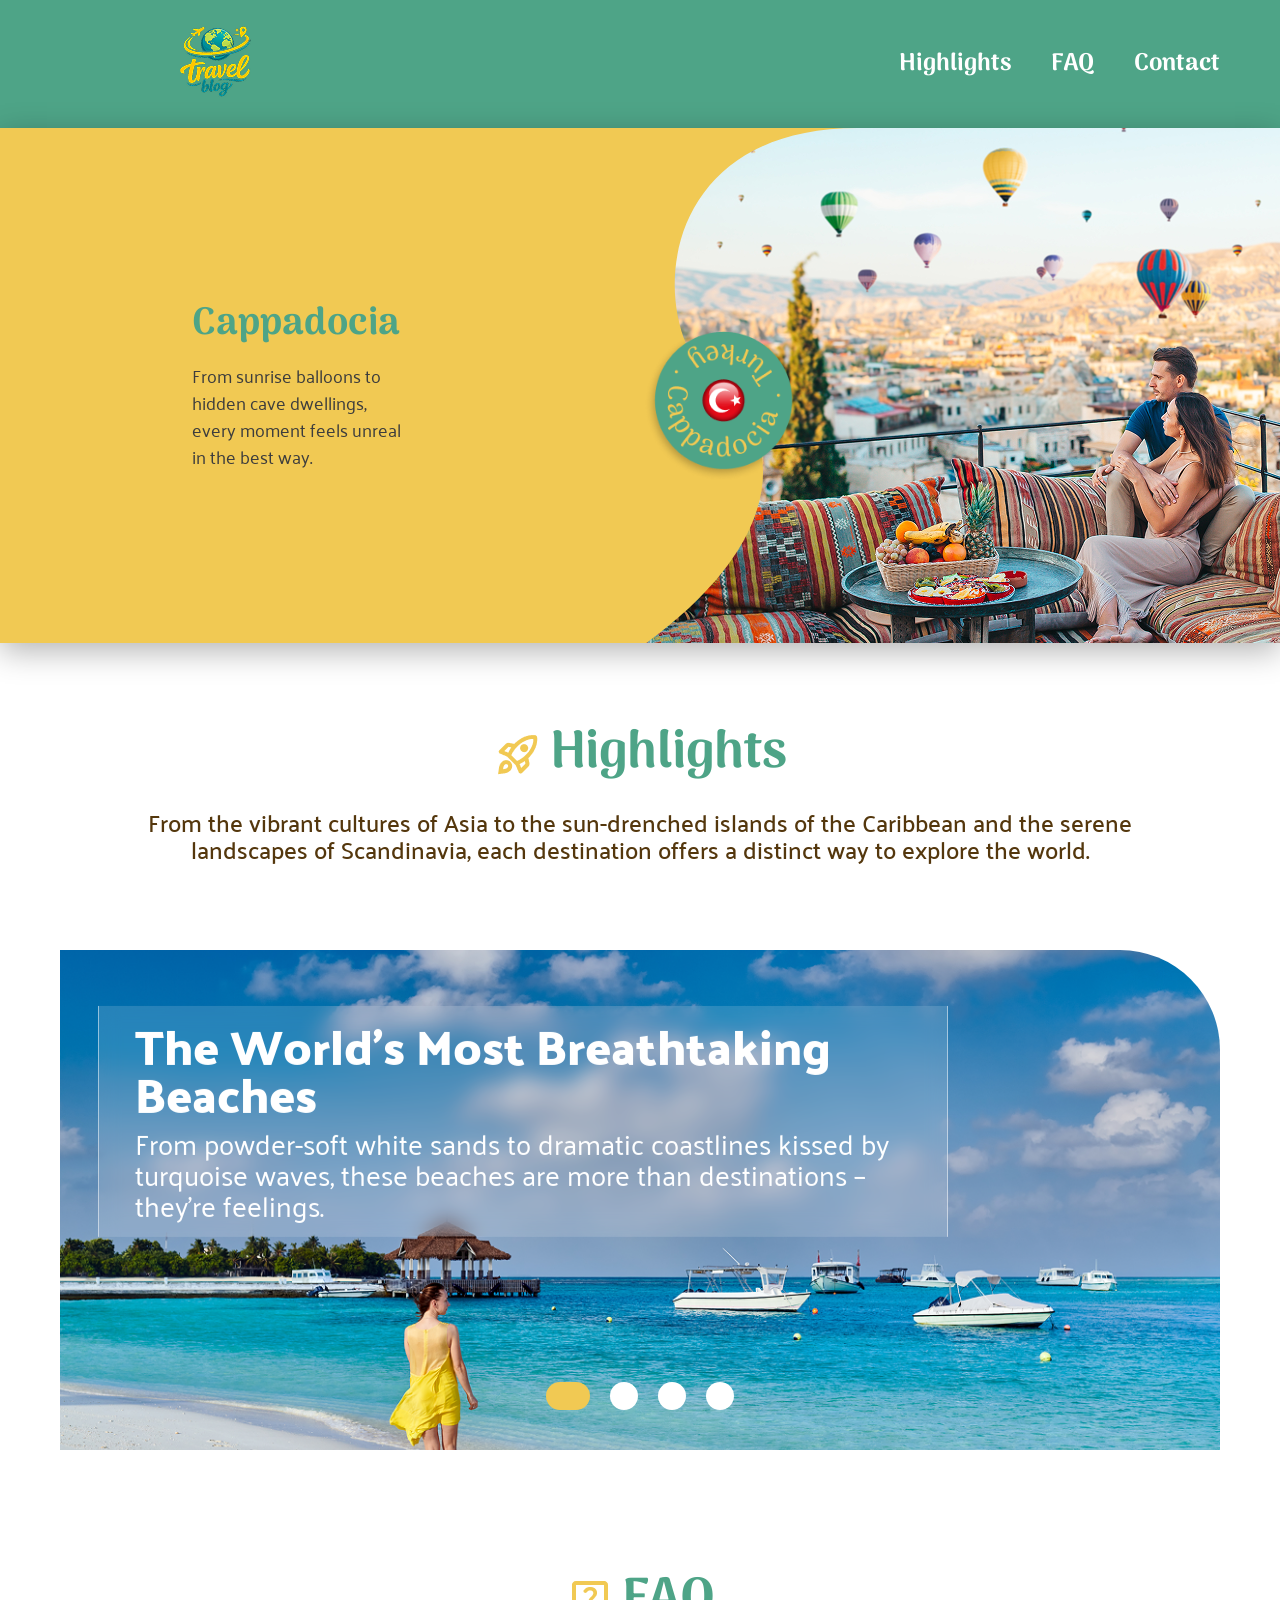
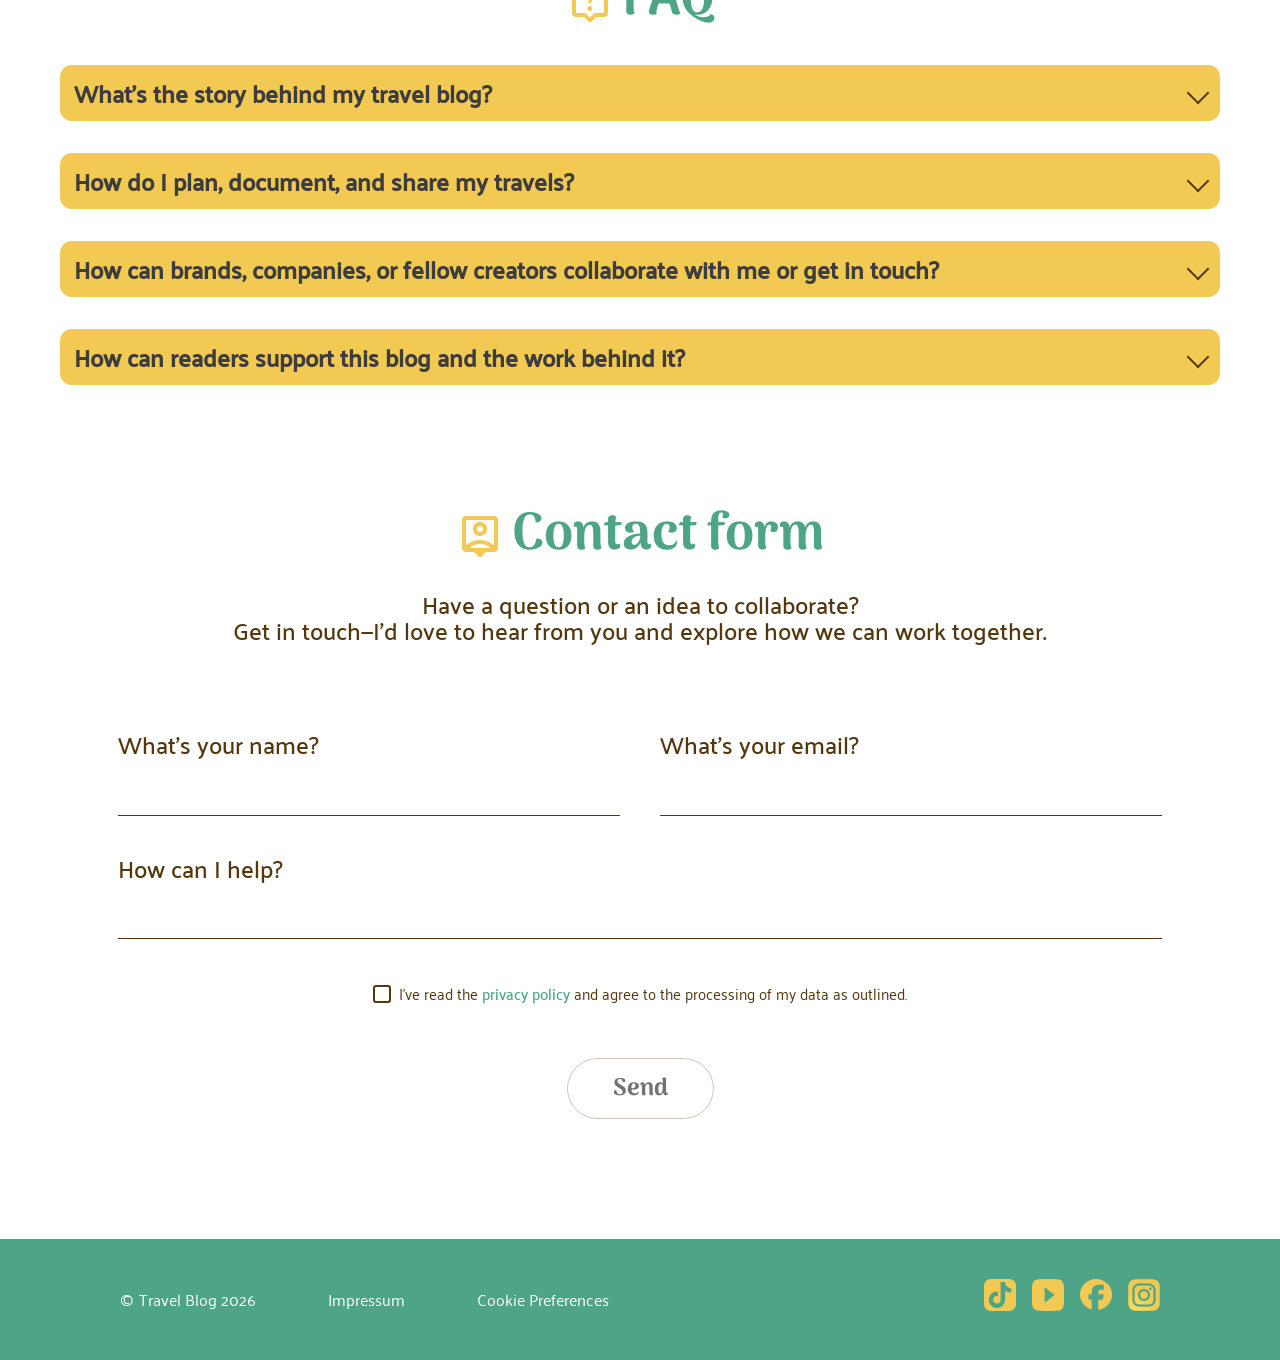
<file: index.html>
<!DOCTYPE html>
<html lang="en">

<head>
    <meta charset="UTF-8">
    <meta name="viewport" content="width=device-width, initial-scale=1.0">
    <title>Travel-Blog</title>
    <link rel="stylesheet" href="css/font.css">
    <link rel="stylesheet" href="css/style.css">
    <link rel="stylesheet" href="css/responsive.css">
    <link rel="icon" type="image/x-icon" href="./assets/icons/URL_icon.png">
</head>

<body>

    <header class="main-header">
        <div class="new-header">
            <a href="index.html">
                <img src="./assets/icons/TravelBlog_icon.png" alt="main logo">
            </a>
            <div class="nav-bar">
                <a href="#highlights">Highlights</a>
                <a href="#faq">FAQ</a>
                <a href="#contact">Contact</a>
            </div>
        </div>
    </header>

    <section class="header-section">
        <div class="text-container">
            <h2>Cappadocia</h2>
            <p>From sunrise balloons to<br>hidden cave dwellings,<br>every moment feels unreal<br>in the best way.</p>
        </div>
        <div class="image-container"></div>
        <div class="badge-container">
            <img src="./assets/icons/badge.png" alt="Badge" class="rotating-badge">
        </div>
        <svg class="svg-defs">
            <clipPath id="sCurve" clipPathUnits="objectBoundingBox">
                <path d="M 0.4,0 C 0.1,0 0.1,0.4 0.2,0.5 C 0.3,0.6 0.3,0.8 0.1,1 L 1,1 L 1,0 Z" />
            </clipPath>
        </svg>
    </section>

    <main class="content-wrapper">
        <section class="main_section" id="highlights">
            <div class="main_section_title">
                <img src="./assets/icons/highlights_icon.png" alt="Raumschiff icon">
                <h2>Highlights</h2>
            </div>
            <p>From the vibrant cultures of Asia to the sun-drenched islands of the Caribbean and the serene<br>
                landscapes of Scandinavia, each destination offers a distinct way to explore the world.</p>

            <section class="slider_highlights">
                <input type="radio" name="slider" value="one" checked>
                <input type="radio" name="slider" value="two">
                <input type="radio" name="slider" value="three">
                <input type="radio" name="slider" value="four">

                <div class="slider_highlights_wrapper">
                    <div class="slider_highlights_element element_one">
                        <img src="./assets/img/woman-in-dress.png" alt="A woman in a yellow dress">
                        <a href="index_page1.html" target="_blank">
                            <div class="slide_overlay">
                                <h2>The World’s Most Breathtaking <br> Beaches</h2>
                                <p>From powder-soft white sands to dramatic coastlines kissed by turquoise waves, these
                                    beaches are more than destinations – they're feelings.</p>
                            </div>
                        </a>
                    </div>
                    <div class="slider_highlights_element element_two">
                        <img src="./assets/img/Copenhagen.png" alt="Copenhagen">
                        <a href="index_page2.html" target="_blank">
                            <div class="slide_overlay">
                                <h2>Copenhagen in 3 Days: Big Experiences, Smart Spending</h2>
                                <p>Discover Copenhagen, where historic charm meets modern design, vibrant cycling
                                    culture
                                    and waterfront living.</p>
                            </div>
                        </a>
                    </div>
                    <div class="slider_highlights_element element_three">
                        <img src="./assets/img/Pattaya.png" alt="Pattaya">
                        <a href="index_page3.html" target="_blank">
                            <div class="slide_overlay">
                                <h2>Pattaya Pulse: <br> Food, Sun and Neon Nights</h2>
                                <p>From bustling promenades to nearby islands, the city offers an energetic and diverse
                                    escape. Discover Pattaya City, with vibrant nightlife and rich cultural landmarks.
                                </p>
                            </div>
                        </a>
                    </div>
                    <div class="slider_highlights_element element_four">
                        <img src="./assets/img/mountain-fuji.png" alt="Mountain Fuji">
                        <div class="slide_overlay">
                            <h2>Mountain Fuji</h2>
                            <p>The most iconic mountain and an active volcano located about 100 kilometers southwest of
                                Tokyo. Written with the characters for “wealth” and “samurai,” Fuji’s name evokes a
                                sense of strength, honor, and enduring prestige.</p>
                        </div>
                    </div>
                </div>
            </section>
        </section>

        <section class="main_section" id="faq">
            <div class="main_section_title">
                <img src="./assets/icons/FAQ_icon.png" alt="FAQ icon">
                <h2>FAQ</h2>
            </div>
            <div class="faq_container">
                <details class="faq_item">
                    <summary class="faq_question">
                        What’s the story behind my travel blog?
                        <span class="faq_arrow"></span>
                    </summary>
                    <div class="faq_answer">
                        <p>It all started on a rainy afternoon in a dusty Parisian bookstore, where I stumbled upon a
                            handwritten journal detailing a stranger's forgotten adventures. Inspired by their fearless
                            spirit, I impulsively bought a one-way ticket to Bangkok the very next morning, trading my
                            predictable corporate routine for a backpack. I initially launched this blog just to keep my
                            family from worrying, documenting my chaotic train rides, cultural mishaps, and newfound
                            love for street food. However, what began as a simple digital diary quickly blossomed into a
                            vibrant community of fellow wanderers, eager to explore the world's hidden corners right
                            alongside me.</p>
                    </div>
                </details>
                <details class="faq_item">
                    <summary class="faq_question">
                        How do I plan, document, and share my travels?
                        <span class="faq_arrow"></span>
                    </summary>
                    <div class="faq_answer">
                        <p>The biggest mistake new travelers make is over-scheduling. A rigid itinerary leaves no room
                            for the magic of spontaneity.<br>
                            * Book the Anchors: Secure your flights, your first two nights of accommodation, and any
                            "must-do" experiences that sell out months in advance (like hiking the Inca Trail). Leave
                            the rest open.<br>
                            * The Rule of Halves: Plan half of your day and leave the other half completely blank. This
                            allows you to wander down an interesting alleyway or accept a dinner invitation from a local
                            without ruining your schedule.</p>
                    </div>
                </details>
                <details class="faq_item">
                    <summary class="faq_question">
                        How can brands, companies, or fellow creators collaborate with me or get in touch?
                        <span class="faq_arrow"></span>
                    </summary>
                    <div class="faq_answer">
                        <p>I am always on the lookout for innovative brands, tourism boards, and fellow creators who
                            share my passion for authentic, immersive travel. Whether you are launching a new travel
                            app, promoting a hidden-gem destination, or simply want to swap stories on a podcast, I
                            would love to explore how we can team up. My blog goes beyond surface-level itineraries. I
                            focus on storytelling, cultural connections, and the raw reality of life on the road. If
                            your brand aligns with helping travelers explore the world more deeply, sustainably, or
                            adventurously, you are in the right place.</p>
                    </div>
                </details>
                <details class="faq_item">
                    <summary class="faq_question">
                        How can readers support this blog and the work behind it?
                        <span class="faq_arrow"></span>
                    </summary>
                    <div class="faq_answer">
                        <p>Running this blog is a true labor of love. Between the web hosting fees, the camera gear, and
                            the countless hours spent writing, editing, and hunting down the best local tips, a lot
                            happens behind the scenes to bring these travel stories to your screen. My goal is to keep
                            these guides free, accessible, and overflowing with honest advice. If you have found value,
                            inspiration, or a helpful tip in my posts, here are a few ways you can support my work and
                            help keep this blog alive.</p>
                    </div>
                </details>
            </div>
        </section>

        <section class="main_section" id="contact">
            <div class="main_section_title">
                <img src="./assets/icons/Contact_icon.png" alt="Contact icon">
                <h2>Contact form</h2>
            </div>
            <div class="contact_intro">
                <p>Have a question or an idea to collaborate?<br>Get in touch—I'd love to hear from you and explore how
                    we can work together.</p>
            </div>
            <form action="contact.html" target="_blank" class="contact_form"
                onsubmit="setTimeout(function() { document.querySelector('.contact_form').reset(); }, 100);">
                <div class="form_row">
                    <div class="input_container">
                        <label for="name">What's your name?</label>
                        <input type="text" id="name" name="name" required>
                    </div>
                    <div class="input_container">
                        <label for="email">What's your email?</label>
                        <input type="email" id="email" name="email" required>
                    </div>
                </div>
                <div class="form_row">
                    <div class="input_container">
                        <label for="help">How can I help?</label>
                        <input type="text" id="help" name="help" required>
                    </div>
                </div>
                <div class="checkbox_section">
                    <label class="custom_checkbox">
                        <input type="checkbox" required oninvalid="this.setCustomValidity('Please accept the policy')"
                            onchange="this.setCustomValidity('')">
                        <span class="checkmark"></span>
                        <span class="checkbox_text">
                            I've read the <a href="#" class="privacy_link">privacy policy</a> and agree to the
                            processing of my data as outlined.
                        </span>
                    </label>
                </div>
                <div class="submit_section">
                    <button type="submit" class="send_button">Send</button>
                </div>
            </form>
        </section>
    </main>

    <footer class="main-footer">
        <div class="new-header">
            <div class="footer-menu">
                <span class="copyright">&copy; <span class="footersome"><a href="index.html">
                            Travel Blog 2026</a></span></span>
                <div class="footersome">
                    <a href="impressum.html" target="_blank">Impressum</a>
                </div>
                <div class="footersome">
                    <a href="">Cookie Preferences</a>
                </div>
            </div>
            <div class="footer-socialMedia">
                <a href="https://www.tiktok.com/de-DE/" target="_blank">
                    <img src="./assets/icons/tiktok_logo.png" alt="TikTok-Logo">
                </a>
                <a href="https://www.youtube.com/" target="_blank">
                    <img src="./assets/icons/youtube_logo.png" alt="Youtube-Logo">
                </a>
                <a href="https://www.facebook.com/" target="_blank">
                    <img src="./assets/icons/facebook_logo.png" alt="Facebook-Logo">
                </a>
                <a href="https://www.instagram.com/" target="_blank">
                    <img src="./assets/icons/Instagram_logo.png" alt="Instagram-Logo">
                </a>
            </div>
        </div>
    </footer>

    <!-- Mobile Bottom Navigation -->
    <nav class="mobile-bottom-nav">
        <a href="index.html">
            <img src="./assets/icons/home_icon_responsive.png" alt="Home">
        </a>
        <a href="index.html#highlights">
            <img src="./assets/icons/rocket_launch_responsive.png" alt="Highlights">
        </a>
        <a href="index.html#faq">
            <img src="./assets/icons/live_help_responsive.png" alt="FAQ">
        </a>
        <a href="index.html#contact">
            <img src="./assets/icons/person_pin_responsive.png" alt="Contact">
        </a>
    </nav>

</body>

</html>
</file>
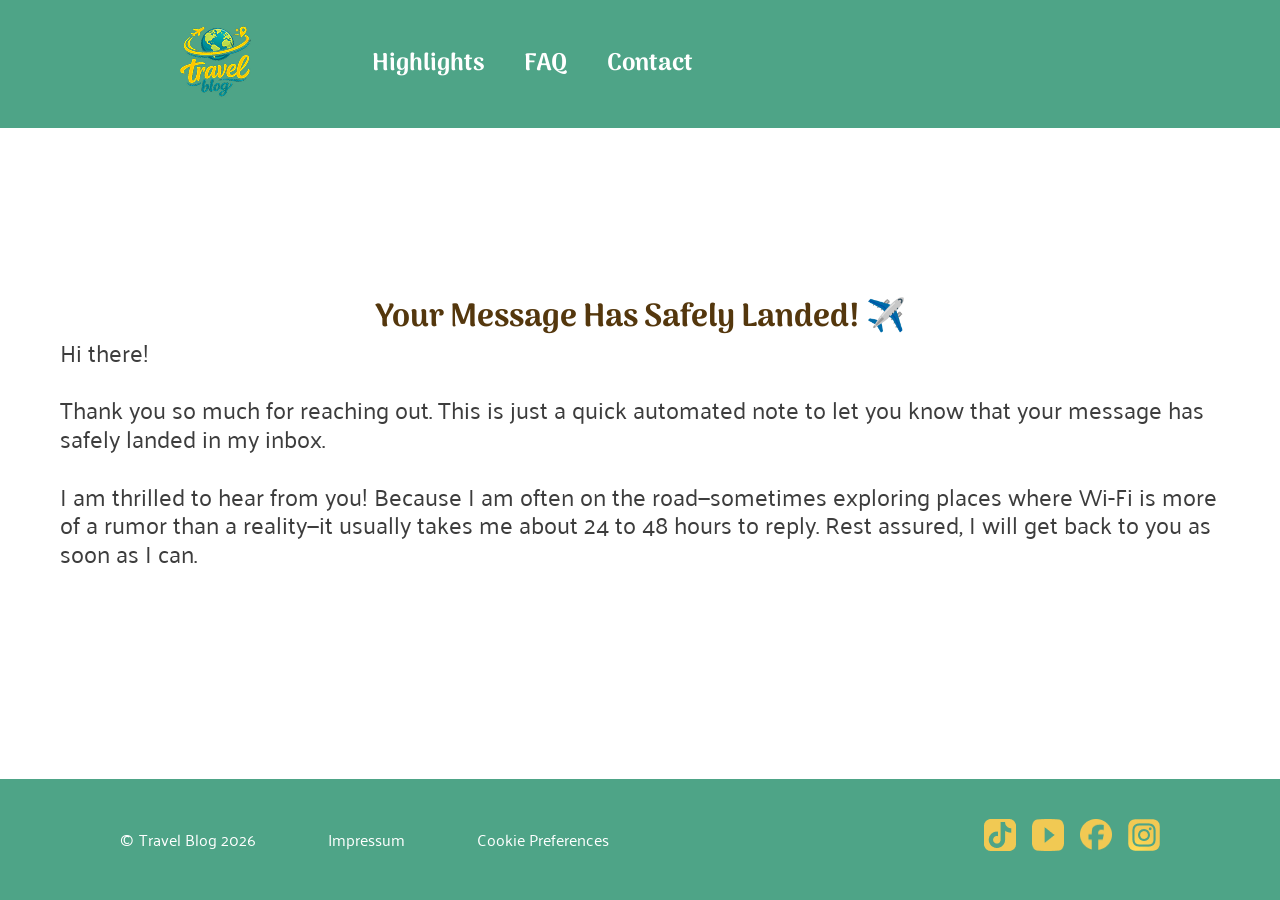
<file: contact.html>
<!DOCTYPE html>
<html lang="en">

<head>
    <meta charset="UTF-8">
    <meta name="viewport" content="width=device-width, initial-scale=1.0">
    <title>Travel-Blog</title>
    <link rel="stylesheet" href="css/font.css">
    <link rel="stylesheet" href="css/style.css">
    <link rel="stylesheet" href="css/responsive.css">
    <link rel="icon" type="image/x-icon" href="assets/icons/URL_icon.png">
</head>

<body>

    <header class="main-header">
        <a href="index.html">
            <img src="assets/icons/TravelBlog_icon.png" alt="main logo">
        </a>
        <nav class="nav-bar">
            <a href="index.html#highlights">Highlights</a>
            <a href="index.html#faq">FAQ</a>
            <a href="index.html#contact">Contact</a>
        </nav>
    </header>

    <main class="content-wrapper">
        <div class="contact_confirmation">
            <h3>Your Message Has Safely Landed! ✈️</h3>
            <p>
                Hi there!
                <br>
                <br>
                Thank you so much for reaching out. This is just a quick automated note to let you know that your
                message
                has safely landed in my inbox.
                <br>
                <br>
                I am thrilled to hear from you! Because I am often on the road—sometimes exploring places where Wi-Fi is
                more of a rumor than a reality—it usually takes me about 24 to 48 hours to reply. Rest assured, I will
                get
                back to you as soon as I can.
            </p>
        </div>
    </main>

    <footer class="main-footer">
        <div class="footer-menu">
            <span class="copyright">&copy; <span class="footersome">Travel Blog 2026</span></span>
            <div class="footersome">
                <a href="impressum.html" target="_blank">Impressum</a>
            </div>
            <div class="footersome">
                <a href="">Cookie Preferences</a>
            </div>
        </div>
        <div class="footer-socialMedia">
            <a href="https://www.tiktok.com/de-DE/" target="_blank">
                <img src="assets/icons/tiktok_logo.png" alt="TikTok-Logo">
            </a>
            <a href="https://www.youtube.com/" target="_blank">
                <img src="assets/icons/youtube_logo.png" alt="Youtube-Logo">
            </a>
            <a href="https://www.facebook.com/" target="_blank">
                <img src="assets/icons/facebook_logo.png" alt="Facebook-Logo">
            </a>
            <a href="https://www.instagram.com/" target="_blank">
                <img src="assets/icons/Instagram_logo.png" alt="Instagram-Logo">
            </a>
        </div>

        <!-- Mobile Bottom Navigation (Nur auf Handys sichtbar) -->
        <nav class="mobile-bottom-nav">
            <a href="index.html">
                <img src="assets/icons/home_icon_responsive.png" alt="Home">
            </a>
            <a href="index.html#highlights">
                <img src="assets/icons/rocket_launch_responsive.png" alt="Highlights">
            </a>
            <a href="index.html#faq">
                <img src="assets/icons/live_help_responsive.png" alt="FAQ">
            </a>
            <a href="index.html#contact">
                <img src="assets/icons/person_pin_responsive.png" alt="Contact">
            </a>
        </nav>
    </footer>

</body>

</html>
</file>
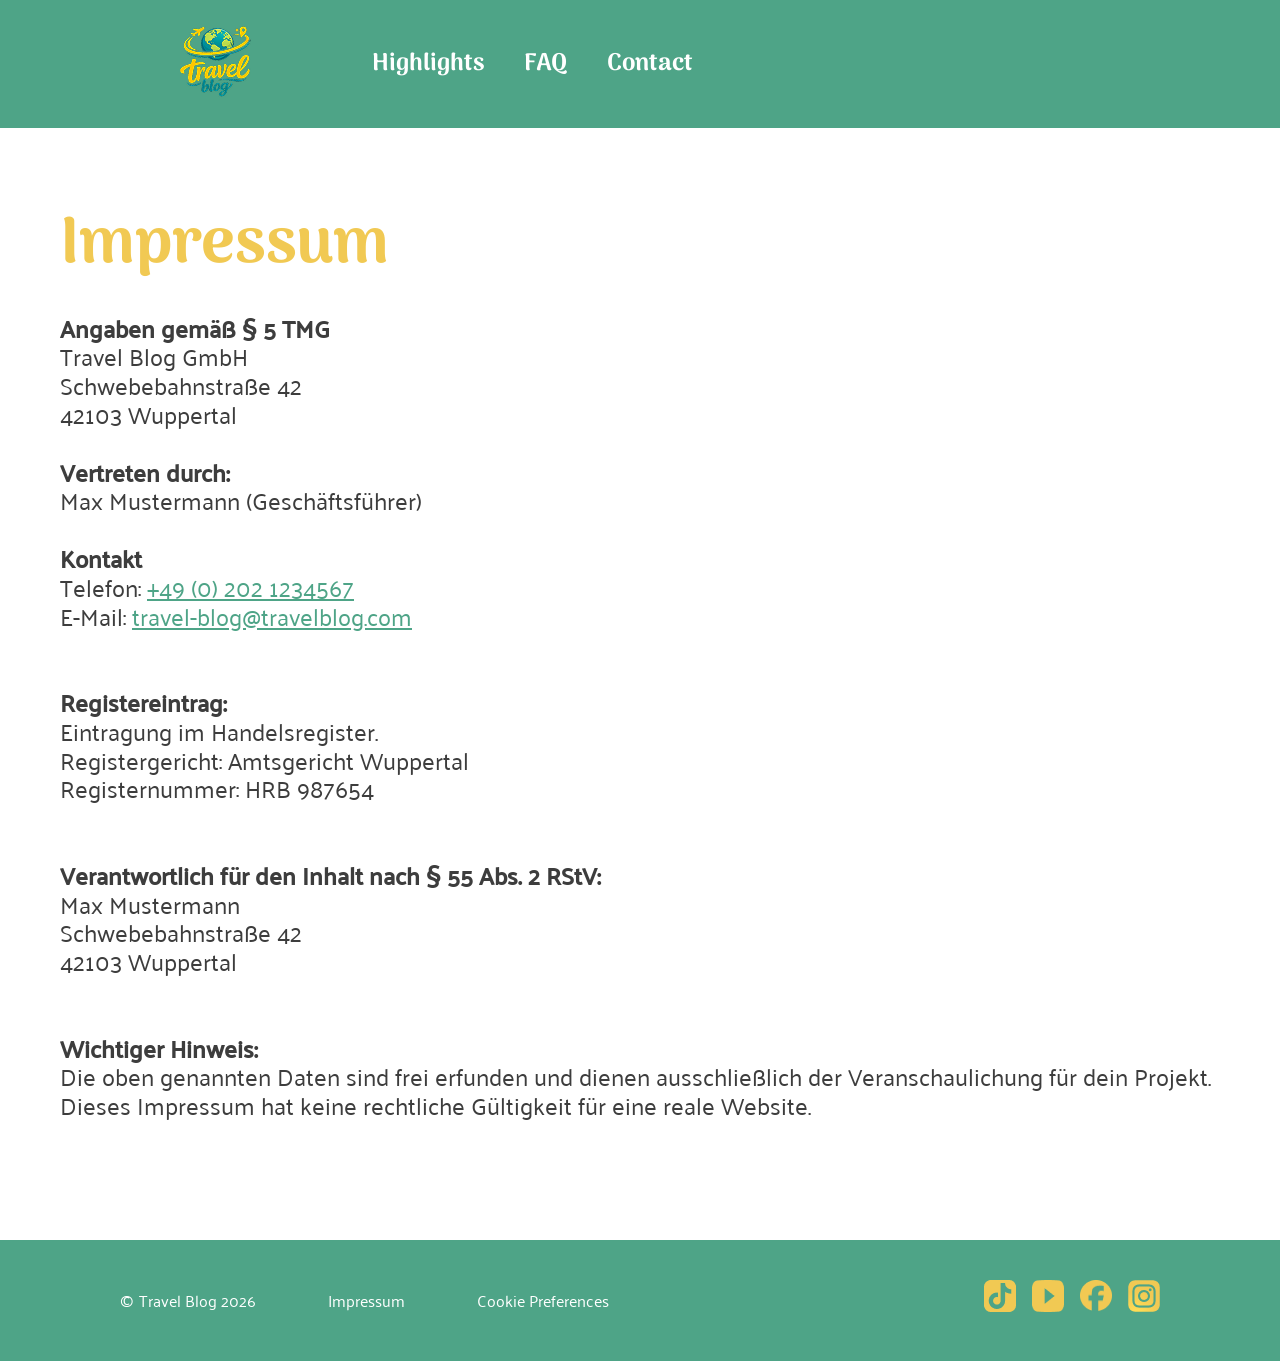
<file: impressum.html>
<!DOCTYPE html>
<html lang="en">

<head>
    <meta charset="UTF-8">
    <meta name="viewport" content="width=device-width, initial-scale=1.0">
    <title>ITravel-Blog</title>
    <link rel="stylesheet" href="css/font.css">
    <link rel="stylesheet" href="css/style.css">
    <link rel="stylesheet" href="css/responsive.css">
    <link rel="icon" type="image/x-icon" href="assets/icons/URL_icon.png">
</head>

<body>

    <header class="main-header">
        <a href="index.html">
            <img src="assets/icons/TravelBlog_icon.png" alt="main logo">
        </a>
        <nav class="nav-bar">
            <a href="index.html#highlights">Highlights</a>
            <a href="index.html#faq">FAQ</a>
            <a href="index.html#contact">Contact</a>
        </nav>
    </header>

    <main class="content-wrapper">
        <div class="main">
            <h1>Impressum</h1>
            <br>
            <strong>Angaben gemäß § 5 TMG</strong>
            <p>
                Travel Blog GmbH
                <br>
                Schwebebahnstraße 42
                <br>
                42103 Wuppertal
            </p>
            <br>
            <strong>Vertreten durch:</strong>
            <p>
                Max Mustermann (Geschäftsführer)
            </p>
            <br>
            <strong>Kontakt</strong>
            <p>
                <span>Telefon:</span>
                <a href="#">+49 (0) 202 1234567</a>
            </p>
            <p>
                <span>E-Mail:</span>
                <a href="#">travel-blog@travelblog.com</a>
            </p>
            <br>
            <br>
            <strong>Registereintrag:</strong>
            <p>
                Eintragung im Handelsregister.
                <br>
                Registergericht: Amtsgericht Wuppertal
                <br>
                Registernummer: HRB 987654
            </p>
            <br>
            <br>
            <strong>Verantwortlich für den Inhalt nach § 55 Abs. 2 RStV:</strong>
            <p>
                Max Mustermann
                <br>
                Schwebebahnstraße 42
                <br>
                42103 Wuppertal
            </p>
            <br>
            <br>
            <strong>Wichtiger Hinweis:</strong>
            <p>
                Die oben genannten Daten sind frei erfunden und dienen ausschließlich der Veranschaulichung für dein
                Projekt.
                Dieses Impressum hat keine rechtliche Gültigkeit für eine reale Website.
            </p>
        </div>
    </main>

    <footer class="main-footer">
        <div class="footer-menu">
            <span class="copyright">&copy; <span class="footersome">Travel Blog 2026</span></span>
            <div class="footersome">
                <a href="impressum.html" target="_blank">Impressum</a>
            </div>
            <div class="footersome">
                <a href="">Cookie Preferences</a>
            </div>
        </div>
        <div class="footer-socialMedia">
            <a href="https://www.tiktok.com/de-DE/" target="_blank">
                <img src="assets/icons/tiktok_logo.png" alt="TikTok-Logo">
            </a>
            <a href="https://www.youtube.com/" target="_blank">
                <img src="assets/icons/youtube_logo.png" alt="Youtube-Logo">
            </a>
            <a href="https://www.facebook.com/" target="_blank">
                <img src="assets/icons/facebook_logo.png" alt="Facebook-Logo">
            </a>
            <a href="https://www.instagram.com/" target="_blank">
                <img src="assets/icons/Instagram_logo.png" alt="Instagram-Logo">
            </a>
        </div>

        <!-- Mobile Bottom Navigation (Nur auf Handys sichtbar) -->
        <nav class="mobile-bottom-nav">
            <a href="index.html">
                <img src="assets/icons/home_icon_responsive.png" alt="Home">
            </a>
            <a href="index.html#highlights">
                <img src="assets/icons/rocket_launch_responsive.png" alt="Highlights">
            </a>
            <a href="index.html#faq">
                <img src="assets/icons/live_help_responsive.png" alt="FAQ">
            </a>
            <a href="index.html#contact">
                <img src="assets/icons/person_pin_responsive.png" alt="Contact">
            </a>
        </nav>
    </footer>

</body>

</html>
</file>
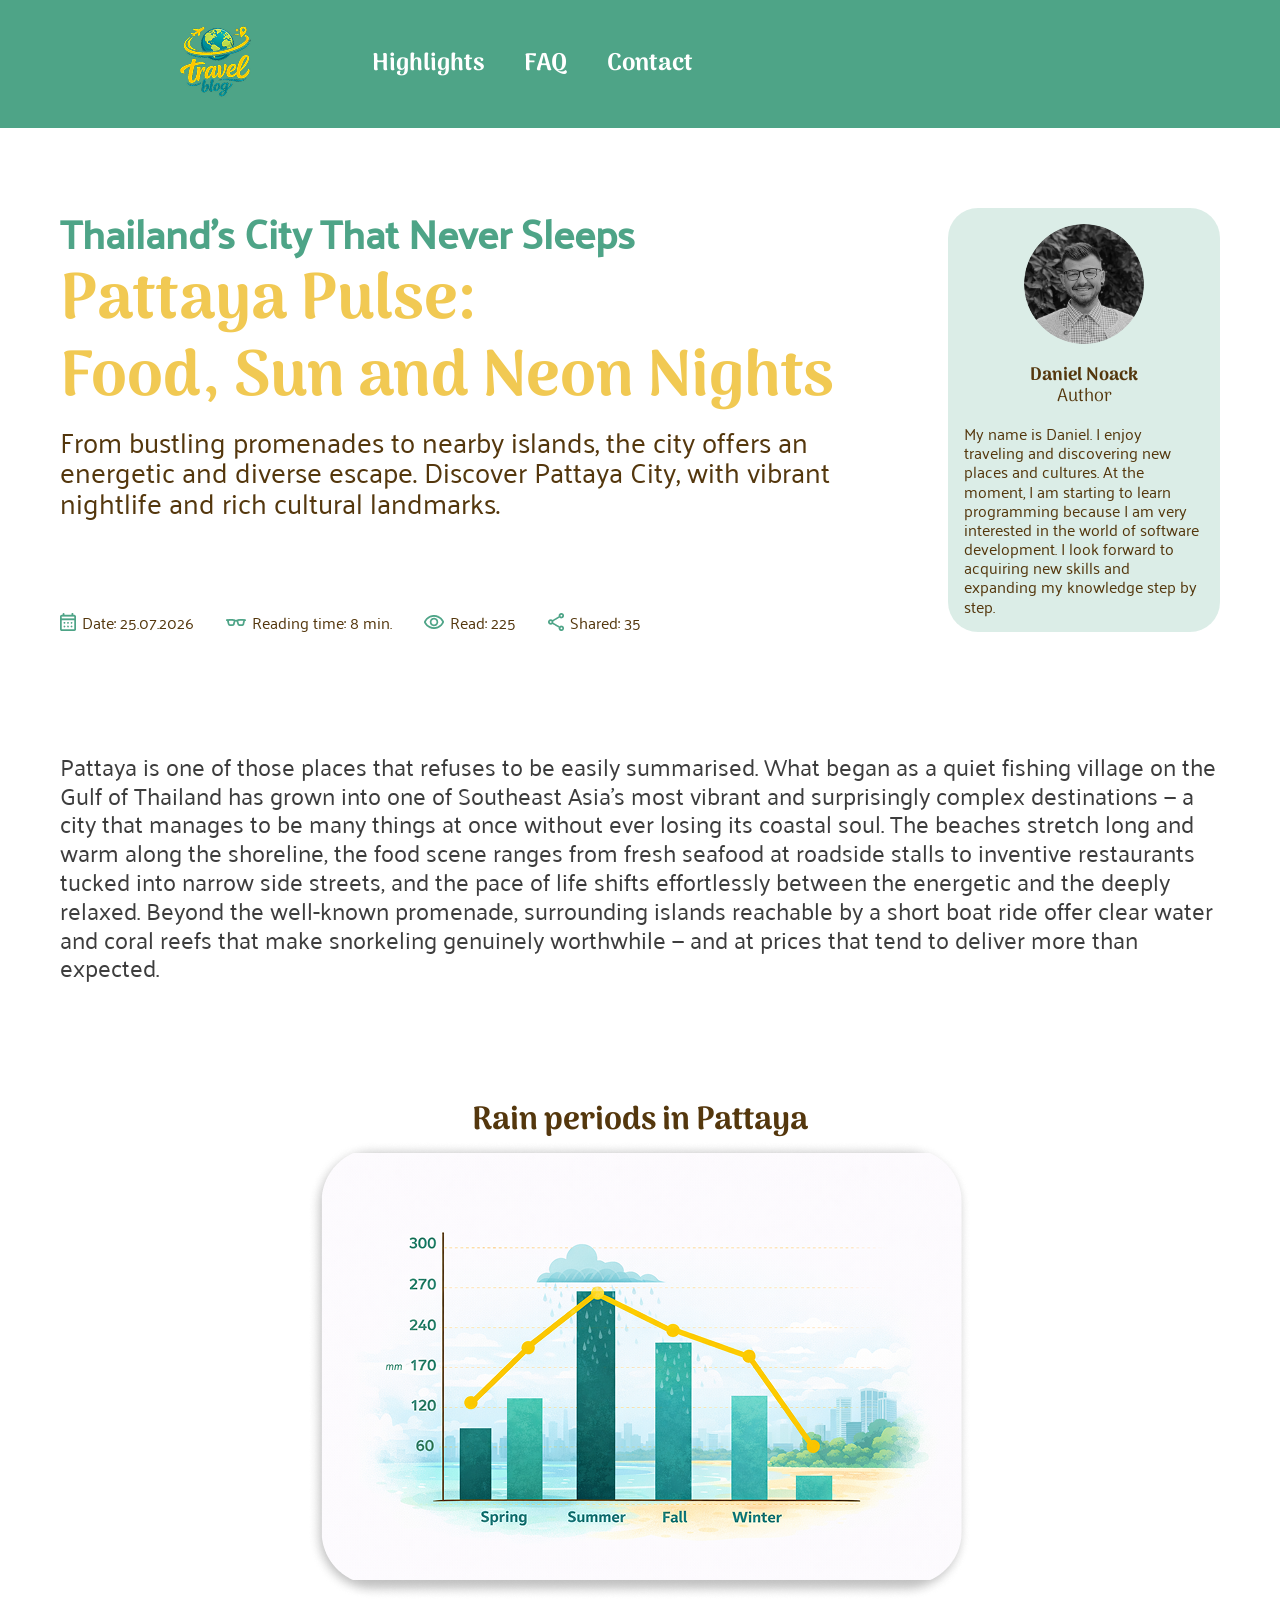
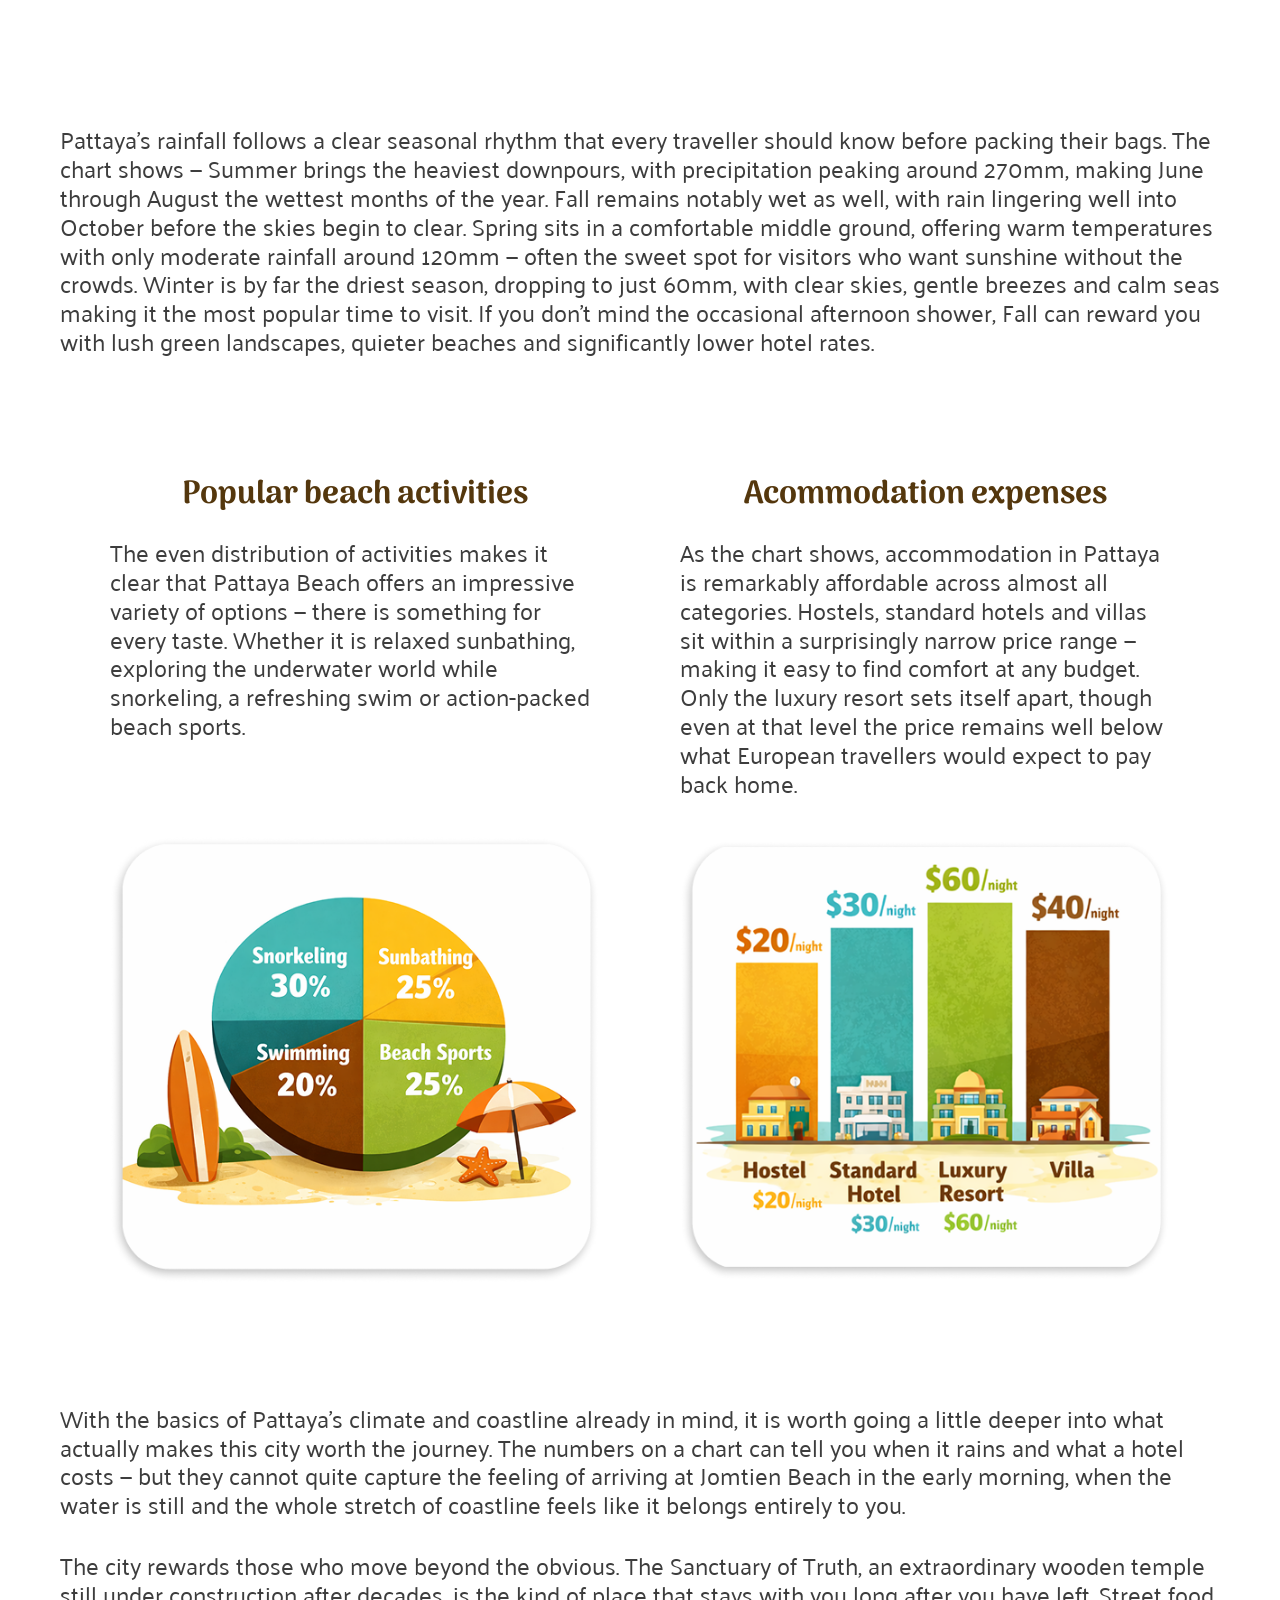
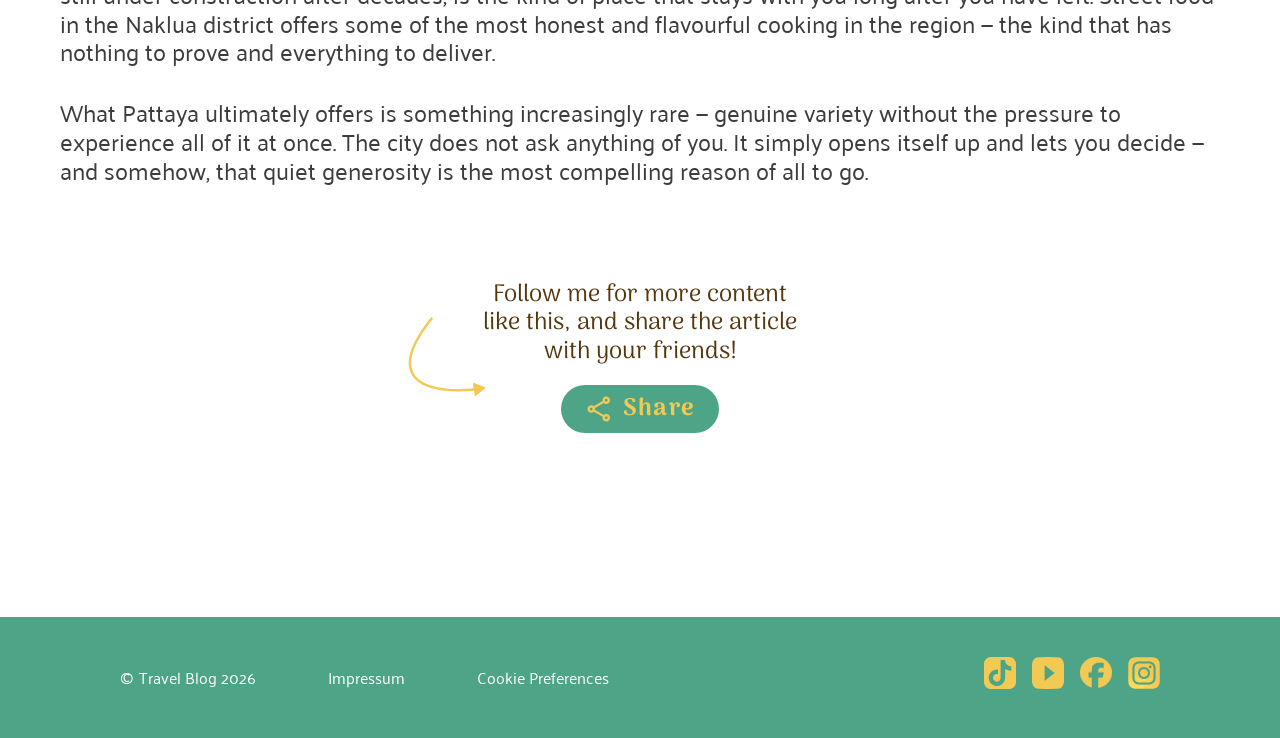
<file: index_page3.html>
<!DOCTYPE html>
<html lang="en">

<head>
    <meta charset="UTF-8">
    <meta name="viewport" content="width=device-width, initial-scale=1.0">
    <title>Travel-Blog</title>

    <link rel="stylesheet" href="css/font.css">
    <link rel="stylesheet" href="css/style.css">
    <link rel="stylesheet" href="css/style_page3.css">
    <link rel="stylesheet" href="css/responsive.css">
    <link rel="icon" type="image/x-icon" href="assets/icons/URL_icon.png">
</head>

<body>

    <header class="main-header">
        <a href="index.html">
            <img src="assets/icons/TravelBlog_icon.png" alt="main logo">
        </a>
        <nav class="nav-bar">
            <a href="index.html#highlights">Highlights</a>
            <a href="index.html#faq">FAQ</a>
            <a href="index.html#contact">Contact</a>
        </nav>
    </header>

    <main class="content-wrapper">

        <section class="hero-section">
            <div class="hero-main">
                <div class="hero-headline">
                    <p class="subheadline-Hero">Thailand's City That Never Sleeps</p>
                    <h1>Pattaya Pulse:<br> Food, Sun and Neon Nights</h1>
                    <p class="p-hero-section">From bustling promenades to nearby islands, the city offers an energetic
                        and diverse escape. Discover Pattaya City, with vibrant nightlife and rich cultural landmarks.
                    </p>
                </div>

                <div class="hero-meta">
                    <div class="hero-icon">
                        <img src="assets/icons/calendar_month.png" alt="" width="16" height="18">
                        <time datetime="2026-01-26" class="meta-icon-text">Date: 25.07.2026</time>
                    </div>
                    <div class="hero-icon">
                        <img src="assets/icons/eyeglasses_2.png" alt="" width="20" height="7">
                        <span class="meta-icon-text">Reading time: 8 min.</span>
                    </div>
                    <div class="hero-icon">
                        <img src="assets/icons/visibility.png" alt="" width="20" height="14">
                        <span class="meta-icon-text">Read: 225</span>
                    </div>
                    <div class="hero-icon">
                        <img src="assets/icons/share.png" alt="" width="16" height="18">
                        <span class="meta-icon-text">Shared: 35</span>
                    </div>
                </div>
            </div>

            <div class="hero-author">
                <div class="author-image">
                    <img src="assets/img/Property 1=men2.png" alt="Daniel Noack" width="120" height="120">
                </div>
                <div class="author-text-block">
                    <p class="headline-Author">Daniel Noack</p>
                    <p class="subheadline-Author">Author</p>
                </div>
                <p class="p-author-text">My name is Daniel. I enjoy traveling and discovering new places and cultures.
                    At the moment, I am starting to learn programming because I am very interested in the world of
                    software development. I look forward to acquiring new skills and expanding my knowledge step by
                    step.</p>
            </div>
        </section>

        <section class="intro-text">
            <p>Pattaya is one of those places that refuses to be easily summarised. What began as a quiet fishing
                village on the Gulf of Thailand has grown into one of Southeast Asia's most vibrant and surprisingly
                complex destinations — a city that manages to be many things at once without ever losing its coastal
                soul. The beaches stretch long and warm along the shoreline, the food scene ranges from fresh seafood at
                roadside stalls to inventive restaurants tucked into narrow side streets, and the pace of life shifts
                effortlessly between the energetic and the deeply relaxed. Beyond the well-known promenade, surrounding
                islands reachable by a short boat ride offer clear water and coral reefs that make snorkeling genuinely
                worthwhile — and at prices that tend to deliver more than expected.</p>
        </section>

        <section class="diagram-Rain-periopds-section">
            <h3>Rain periods in Pattaya</h3>
            <img src="assets/img/rain-periods.png" alt="">
        </section>

        <section class="diagram-text">
            <p>
                Pattaya's rainfall follows a clear seasonal rhythm that every traveller should know before packing their
                bags. The chart shows — Summer brings the heaviest downpours, with precipitation
                peaking around 270mm, making June through August the wettest months of the year. Fall remains notably
                wet as well, with rain lingering well into October before the skies begin to clear. Spring sits in a
                comfortable middle ground, offering warm temperatures with only moderate rainfall around 120mm — often
                the sweet spot for visitors who want sunshine without the crowds. Winter is by far the driest season,
                dropping to just 60mm, with clear skies, gentle breezes and calm seas making it the most popular time to
                visit. If you don't mind the occasional afternoon shower, Fall can reward you with lush green
                landscapes, quieter beaches and significantly lower hotel rates.
            </p>
        </section>

        <section class="diagram-beach-acommodation">
            <section class="beach-diagram">
                <h3>Popular beach activities</h3>
                <p>The even distribution of activities makes it clear that Pattaya Beach offers an impressive variety of
                    options — there is something for every taste. Whether it is relaxed sunbathing, exploring the
                    underwater world while snorkeling, a refreshing swim or action-packed beach sports.</p>
                <img src="assets/img/beach-activities.png" alt="">
            </section>

            <section class="acommodation-diagram">
                <h3>Acommodation expenses</h3>
                <p>As the chart shows, accommodation in Pattaya is remarkably affordable across almost all categories.
                    Hostels, standard hotels and villas sit within a surprisingly narrow price range — making it easy to
                    find comfort at any budget. Only the luxury resort sets itself apart, though even at that level the
                    price remains well below what European travellers would expect to pay back home.</p>
                <img src="assets/img/acommodation.png" alt="Beach activities">
            </section>
        </section>

        <!-- WICHTIG: Hier beginnt die an Seite 1 angepasste Struktur (Share-Button nach innen verlegt) -->
        <section class="text-section">
            <p>With the basics of Pattaya's climate and coastline already in mind, it is worth going a little deeper
                into what actually makes this city worth the journey. The numbers on a chart can tell you when it rains
                and what a hotel costs — but they cannot quite capture the feeling of arriving at Jomtien Beach in the
                early morning, when the water is still and the whole stretch of coastline feels like it belongs entirely
                to you.</p>

            <p>The city rewards those who move beyond the obvious. The Sanctuary of Truth, an extraordinary wooden
                temple still under construction after decades, is the kind of place that stays with you long after you
                have left. Street food in the Naklua district offers some of the most honest and flavourful cooking in
                the region — the kind that has nothing to prove and everything to deliver.</p>

            <p>What Pattaya ultimately offers is something increasingly rare — genuine variety without the pressure to
                experience all of it at once. The city does not ask anything of you. It simply opens itself up and lets
                you decide — and somehow, that quiet generosity is the most compelling reason of all to go.</p>

            <section class="cta-section">
                <div class="cta-content-wrapper">
                    <p class="cta-text">Follow me for more content like this, and share the article with your friends!
                    </p>

                    <svg class="cta-arrow" width="95" height="98" viewBox="0 0 95 98" fill="none"
                        xmlns="http://www.w3.org/2000/svg">
                        <path
                            d="M26.6352 1.17327L27.5697 -0.000130468L29.9165 1.8687L28.982 3.0421L27.8087 2.10769L26.6352 1.17327ZM94.6135 86.5125L81.1206 97.3726L78.462 80.2573L94.6135 86.5125ZM27.8087 2.10769L28.982 3.0421C12.1561 24.1715 4.63342 40.2032 3.24139 52.2357C2.54881 58.2222 3.37528 63.1998 5.30989 67.3474C7.24641 71.4991 10.3345 74.907 14.2974 77.6853C22.2634 83.2702 33.6624 86.2374 45.8254 87.4883C57.9534 88.7355 70.6627 88.2591 81.1005 87.095L81.2667 88.5858L81.433 90.0765C70.8416 91.2578 57.9109 91.7469 45.5185 90.4725C33.1613 89.2017 21.1596 86.1602 12.5752 80.1418C8.26286 77.1185 4.78836 73.3262 2.59111 68.6156C0.391956 63.9009 -0.486464 58.3542 0.261267 51.8909C1.74984 39.0239 9.68852 22.4543 26.6352 1.17327L27.8087 2.10769Z"
                            fill="#F1C953" />
                    </svg>

                    <!-- Share Wrapper -->
                    <div class="share-wrapper">
                        <input type="checkbox" id="shareToggle3" class="share-toggle">

                        <label for="shareToggle3" class="share-btn">
                            <svg width="32" height="32" viewBox="0 0 32 32" fill="none"
                                xmlns="http://www.w3.org/2000/svg">
                                <path
                                    d="M22.6665 29.3332C21.5554 29.3332 20.6109 28.9443 19.8332 28.1665C19.0554 27.3887 18.6665 26.4443 18.6665 25.3332C18.6665 25.1998 18.6998 24.8887 18.7665 24.3998L9.39984 18.9332C9.04428 19.2665 8.63317 19.5276 8.1665 19.7165C7.69984 19.9054 7.19984 19.9998 6.6665 19.9998C5.55539 19.9998 4.61095 19.6109 3.83317 18.8332C3.05539 18.0554 2.6665 17.1109 2.6665 15.9998C2.6665 14.8887 3.05539 13.9443 3.83317 13.1665C4.61095 12.3887 5.55539 11.9998 6.6665 11.9998C7.19984 11.9998 7.69984 12.0943 8.1665 12.2832C8.63317 12.4721 9.04428 12.7332 9.39984 13.0665L18.7665 7.59984C18.7221 7.44428 18.6943 7.29428 18.6832 7.14984C18.6721 7.00539 18.6665 6.84428 18.6665 6.6665C18.6665 5.55539 19.0554 4.61095 19.8332 3.83317C20.6109 3.05539 21.5554 2.6665 22.6665 2.6665C23.7776 2.6665 24.7221 3.05539 25.4998 3.83317C26.2776 4.61095 26.6665 5.55539 26.6665 6.6665C26.6665 7.77761 26.2776 8.72206 25.4998 9.49984C24.7221 10.2776 23.7776 10.6665 22.6665 10.6665C22.1332 10.6665 21.6332 10.5721 21.1665 10.3832C20.6998 10.1943 20.2887 9.93317 19.9332 9.59984L10.5665 15.0665C10.6109 15.2221 10.6387 15.3721 10.6498 15.5165C10.6609 15.6609 10.6665 15.8221 10.6665 15.9998C10.6665 16.1776 10.6609 16.3387 10.6498 16.4832C10.6387 16.6276 10.6109 16.7776 10.5665 16.9332L19.9332 22.3998C20.2887 22.0665 20.6998 21.8054 21.1665 21.6165C21.6332 21.4276 22.1332 21.3332 22.6665 21.3332C23.7776 21.3332 24.7221 21.7221 25.4998 22.4998C26.2776 23.2776 26.6665 24.2221 26.6665 25.3332C26.6665 26.4443 26.2776 27.3887 25.4998 28.1665C24.7221 28.9443 23.7776 29.3332 22.6665 29.3332ZM22.6665 26.6665C23.0443 26.6665 23.361 26.5387 23.6165 26.2832C23.8721 26.0276 23.9998 25.7109 23.9998 25.3332C23.9998 24.9554 23.8721 24.6387 23.6165 24.3832C23.361 24.1276 23.0443 23.9998 22.6665 23.9998C22.2887 23.9998 21.9721 24.1276 21.7165 24.3832C21.4609 24.6387 21.3332 24.9554 21.3332 25.3332C21.3332 25.7109 21.4609 26.0276 21.7165 26.2832C21.9721 26.5387 22.2887 26.6665 22.6665 26.6665ZM6.6665 17.3332C7.04428 17.3332 7.36095 17.2054 7.6165 16.9498C7.87206 16.6943 7.99984 16.3776 7.99984 15.9998C7.99984 15.6221 7.87206 15.3054 7.6165 15.0498C7.36095 14.7943 7.04428 14.6665 6.6665 14.6665C6.28873 14.6665 5.97206 14.7943 5.7165 15.0498C5.46095 15.3054 5.33317 15.6221 5.33317 15.9998C5.33317 16.3776 5.46095 16.6943 5.7165 16.9498C5.97206 17.2054 6.28873 17.3332 6.6665 17.3332ZM22.6665 7.99984C23.0443 7.99984 23.361 7.87206 23.6165 7.6165C23.8721 7.36095 23.9998 7.04428 23.9998 6.6665C23.9998 6.28873 23.8721 5.97206 23.6165 5.7165C23.361 5.46095 23.0443 5.33317 22.6665 5.33317C22.2887 5.33317 21.9721 5.46095 21.7165 5.7165C21.4609 5.97206 21.3332 6.28873 21.3332 6.6665C21.3332 7.04428 21.4609 7.36095 21.7165 7.6165C21.9721 7.87206 22.2887 7.99984 22.6665 7.99984Z"
                                    fill="#F1C953" />
                            </svg>
                            <span>Share</span>
                        </label>

                        <label for="shareToggle3" class="share-overlay"></label>

                        <div class="share-popup">
                            <label for="shareToggle3" class="share-close">✕</label>
                            <div class="share-popup-icons">
                                <a href="https://www.youtube.com/" target="_blank">
                                    <img src="assets/icons/youtube_logo.png" alt="YouTube">
                                </a>
                                <a href="https://www.tiktok.com/" target="_blank">
                                    <img src="assets/icons/tiktok_logo.png" alt="TikTok">
                                </a>
                                <a href="https://www.facebook.com/" target="_blank">
                                    <img src="assets/icons/facebook_logo.png" alt="Facebook">
                                </a>
                                <a href="https://www.instagram.com/" target="_blank">
                                    <img src="assets/icons/Instagram_logo.png" alt="Instagram">
                                </a>
                            </div>
                        </div>
                    </div>
                </div>
            </section>

    </main>

    <footer class="main-footer">
        <div class="footer-menu">
            <span class="copyright">&copy; <span class="footersome">Travel Blog 2026</span></span>
            <div class="footersome">
                <a href="impressum.html" target="_blank">Impressum</a>
            </div>
            <div class="footersome">
                <a href="">Cookie Preferences</a>
            </div>
        </div>
        <div class="footer-socialMedia">
            <a href="https://www.tiktok.com/de-DE/" target="_blank">
                <img src="assets/icons/tiktok_logo.png" alt="TikTok-Logo">
            </a>
            <a href="https://www.youtube.com/" target="_blank">
                <img src="assets/icons/youtube_logo.png" alt="Youtube-Logo">
            </a>
            <a href="https://www.facebook.com/" target="_blank">
                <img src="assets/icons/facebook_logo.png" alt="Facebook-Logo">
            </a>
            <a href="https://www.instagram.com/" target="_blank">
                <img src="assets/icons/Instagram_logo.png" alt="Instagram-Logo">
            </a>
        </div>

        <!-- Mobile Bottom Navigation (Nur auf Handys sichtbar) -->
        <nav class="mobile-bottom-nav">
            <a href="index.html">
                <img src="assets/icons/home_icon_responsive.png" alt="Home">
            </a>
            <a href="index.html#highlights">
                <img src="assets/icons/rocket_launch_responsive.png" alt="Highlights">
            </a>
            <a href="index.html#faq">
                <img src="assets/icons/live_help_responsive.png" alt="FAQ">
            </a>
            <a href="index.html#contact">
                <img src="assets/icons/person_pin_responsive.png" alt="Contact">
            </a>
        </nav>
    </footer>

</body>

</html>
</file>
<file: css/font.css>
/* palanquin-dark-regular - latin */
@font-face {
    font-display: swap;
    font-family: 'Palanquin Dark';
    font-style: normal;
    font-weight: 400;
    src: url('../assets/fonts/palanquin-dark-v17-latin-regular.woff2') format('woff2');
}

/* palanquin-dark-600 - latin */
@font-face {
    font-display: swap;
    font-family: 'Palanquin Dark';
    font-style: normal;
    font-weight: 600;
    src: url('../assets/fonts/palanquin-dark-v17-latin-600.woff2') format('woff2');
}

/* palanquin-500 - latin */
@font-face {
    font-display: swap;
    font-family: 'Palanquin';
    font-style: normal;
    font-weight: 500;
    src: url('../assets/fonts/palanquin-v17-latin-500.woff2') format('woff2');
}

/* palanquin-regular - latin */
@font-face {
    font-display: swap;
    font-family: 'Palanquin';
    font-style: normal;
    font-weight: 400;
    src: url('../assets/fonts/palanquin-v17-latin-regular.woff2') format('woff2');
}

/* arima-regular - latin */
@font-face {
    font-display: swap;
    font-family: 'Arima';
    font-style: normal;
    font-weight: 400;
    src: url('../assets/fonts/arima-v7-latin-regular.woff2') format('woff2');
}

/* arima-700 - latin */
@font-face {
    font-display: swap;
    font-family: 'Arima';
    font-style: normal;
    font-weight: 700;
    src: url('../assets/fonts/arima-v7-latin-700.woff2') format('woff2');
}

:root {
    /* Schriftfamilien */
    --font-body: "Palanquin", sans-serif;
    --font-slider: "Palanquin Dark", sans-serif;
    --font-nav_headlines_buttons: "Arima", sans-serif;

    /* Schriftgrößen */
    --text-size-15px: 15px;
    --text-size-16px: 16px;
    --text-size-18px: 18px;
    --text-size-24px: 24px;
    --text-size-28px: 28px;
    --text-size-32px: 32px;
    --text-size-40px: 40px;
    --text-size-48px: 48px;
    --text-size-52px: 52px;
    --text-size-64px: 64px;

    /* Schriftstärke */
    --weight-regular: 400;
    --weight-medium: 500;
    --weight-semibold: 600;
    --weight-bold: 700;

    /* Zeilenhöhe */
    --leading-thight: 80%;
    --leading-none: 100%;
    --leading-snug: 110%;
    --leading-normal: 120%;

    /* Zeichenabstand */
    --tracking-normal: 0%;
    --tracking-wide: 5%;

    /* Textfarben */
    --color-text-primary: #4EA487;
    --color-text-secondary: #54370D;
    --color-text-body: #3D3D3D;
    --color-text-button: #737373;
    --color-text-accent: #F1C953;
    --color-text-inverse: #FFFFFF;
    --color-text-header: #F8F5EB;
}

/* Utility Classes */
html {
    font-family: var(--font-body);
    font-size: var(--text-size-24px);
    font-weight: var(--weight-regular);
    line-height: var(--leading-normal);
    color: var(--color-text-body);
}

h1 {
    font-family: var(--font-nav_headlines_buttons);
    font-size: var(--text-size-64px);
    font-weight: var(--weight-bold);
    line-height: var(--leading-normal);
    color: var(--color-text-accent);
    margin: 0px;
}

h2 {
    font-family: var(--font-nav_headlines_buttons);
    font-size: var(--text-size-52px);
    font-weight: var(--weight-bold);
    line-height: var(--leading-normal);
    color: var(--color-text-primary);
}

h3 {
    font-family: var(--font-nav_headlines_buttons);
    font-size: var(--text-size-32px);
    font-weight: var(--weight-semibold);
    line-height: var(--leading-normal);
    color: var(--color-text-secondary);
    text-align: center;
    width: 100%;
}

h4 {
    font-family: var(--font-nav_headlines_buttons);
    font-size: var(--text-size-18px);
    font-weight: var(--weight-bold);
    line-height: var(--leading-normal);
    color: var(--color-text-secondary);
}

p {
    font-family: var(--font-body);
    font-size: var(--text-size-24px);
    font-weight: var(--weight-regular);
    line-height: var(--leading-normal);
    color: var(--color-text-body);
    margin: 0;
}

a {
    color: var(--color-text-primary);
    text-decoration: underline;
}

a:hover {
    color: var(--color-text-accent);
}
</file>
<file: css/style.css>
* {
    margin: 0;
    padding: 0;
    box-sizing: border-box;
    scroll-behavior: smooth;
}

body {
    display: flex;
    flex-direction: column;
    align-items: center;
    justify-content: center;
    min-height: 100vh;
}

main {
    flex: 1;
    width: 100%;
}

html,
body {
    min-width: 320px;
}

.content-wrapper {
    max-width: 1200px;
    width: 100%;
    margin: 80px auto 120px auto;
    display: flex;
    flex-direction: column;
    justify-content: center;
    gap: 120px;
}

/* GLOBAL: HEADER */

.new-header {
    max-width: 1440px;
    width: 100%;
    margin: auto;
    display: flex;
    align-items: center;
    justify-content: space-between;
}

.main-header {
    background-color: #4EA487;
    height: 128px;
    width: 100%;
    display: flex;
    align-items: center;
    padding: 0px 60px;
}

.main-header img {
    height: 72px;
    width: 72px;
    margin: 0px 120px 0px 120px;
}

.nav-bar {
    display: flex;
    gap: 40px;
}

.nav-bar a {
    font-family: 'Arima', sans-serif;
    font-size: 24px;
    font-weight: bold;
    color: white;
    text-decoration: none;
}

.nav-bar a:hover {
    color: #F1C953;
}

/* GLOBAL: FOOTER */
.main-footer {
    width: 100%;
    background-color: #4EA487;
    display: flex;
    justify-content: space-between;
    align-items: center;
    padding: 40px 120px;
    color: white;
    font-size: 14px;
}

.footer-menu,
.footersome {
    font-family: 'Palanquin', sans-serif;
    font-size: 16px;
    font-weight: 400;
    display: flex;
    gap: 72px;
}

.copyright {
    display: flex;
    gap: 5px;
}

.footersome a,
.footersome {
    color: white;
    text-decoration: none;
}

.footersome a:hover,
.footersome:hover {
    color: #F1C953;
}

.footer-socialMedia {
    display: flex;
    align-items: center;
    gap: 16px;
}

.footer-socialMedia img {
    height: 32px;
    width: 32px;
}

/* STARTSEITE (index.html) */
.header-section {
    background-color: #F1C953;
    width: 100%;
    height: 515px;
    position: relative;
    overflow: hidden;
    z-index: 1;
    box-shadow: 0 8px 30px rgba(0, 0, 0, 0.3);
}

.text-container {
    position: absolute;
    top: 50%;
    left: 50%;
    transform: translate(-50%, -50%);
    width: 350px;
    color: #5E4B3C;
    z-index: 2;
    pointer-events: none;
    opacity: 0;
    animation: textAnim 4s cubic-bezier(0.25, 1, 0.5, 1) forwards;
}

.text-container h2 {
    font-size: 38px;
    margin-bottom: 15px;
    font-weight: 700;
}

.text-container p {
    font-size: 18px;
    line-height: 1.5;
}

.image-container {
    position: absolute;
    right: 0;
    top: 0;
    height: 100%;
    width: 0;
    background-image: url('../assets/img/kapadokia.png');
    background-size: cover;
    background-position: center;
    clip-path: url(#sCurve);
    z-index: 2;
    overflow: visible;
    animation: imageAnim 4s ease-in-out forwards;
}

.badge-container {
    position: absolute;
    left: 55%;
    top: 50%;
    transform: translate(-50%, -50%) scale(1);
    width: 120px;
    height: 120px;
    z-index: 3;
    opacity: 0;
    animation: badgeAnim 4s cubic-bezier(0.25, 1, 0.5, 1) forwards;
}

.rotating-badge {
    width: 130%;
    height: 130%;
    display: block;
    animation: spin 15s infinite linear;
}

.svg-defs {
    position: absolute;
    width: 0;
    height: 0;
}

@keyframes textAnim {

    0%,
    15% {
        opacity: 0;
        left: 50%;
        transform: translate(-50%, -50%);
    }

    25% {
        opacity: 1;
        left: 50%;
        transform: translate(-50%, -50%);
    }

    50%,
    100% {
        opacity: 1;
        left: 15%;
        transform: translate(0, -50%);
    }
}

@keyframes imageAnim {

    0%,
    40% {
        opacity: 0;
        width: 0;
    }

    40.1% {
        opacity: 1;
        width: 0;
    }

    53%,
    66% {
        opacity: 1;
        width: 40%;
    }

    80%,
    100% {
        opacity: 1;
        width: 55%;
    }
}

@keyframes badgeAnim {

    0%,
    60% {
        opacity: 0;
        transform: translate(-50%, -50%) scale(0.8);
    }

    75%,
    100% {
        opacity: 1;
        transform: translate(-50%, -50%) scale(1);
    }
}

@keyframes spin {
    from {
        transform: rotate(0deg);
    }

    to {
        transform: rotate(360deg);
    }
}

.main_section_title {
    display: flex;
    justify-content: center;
    align-items: center;
    gap: 8px;
}

.main_section_title img {
    width: 48px;
    height: 48px;
}

.main_section_title h2 {
    font-family: 'Arima', sans-serif;
    font-size: 52px;
    font-weight: bold;
    color: #4EA487;
}

.main_section p {
    font-family: 'Palanquin', sans-serif;
    font-size: 24px;
    font-weight: 500;
    color: #54370D;
    text-align: center;
    line-height: 1.1;
    margin-top: 24px;
    margin-bottom: 88px;
}

.slider_highlights {
    position: relative;
    width: 100%;
    height: 500px;
    display: flex;
    justify-content: center;
    align-items: flex-end;
    overflow: hidden;
    border-top-right-radius: 100px;

}

.slider_highlights input {
    z-index: 2;
}

.slider_highlights_wrapper {
    z-index: 1;
    width: 400%;
    height: 500px;
    position: absolute;
    display: flex;
    top: 0;
    left: 0;
    transition: all 500ms ease-in-out;
}

.slider_highlights_element {
    width: calc(100% / 4);
    height: 100%;
    position: relative;
}

.slider_highlights_element img {
    width: 100%;
    height: 100%;
    object-fit: cover;
    display: block;
}

.slide_overlay {
    position: absolute;
    top: 25%;
    transform: translateY(-30%);
    left: 38px;
    max-width: 850px;
    padding: 16px 36px;
    background-color: rgba(255, 255, 255, 0.15);
    backdrop-filter: blur(10px);
    -webkit-backdrop-filter: blur(10px);
    border-left: 1px solid rgba(255, 255, 255, 0.5);
    border-right: 1px solid rgba(255, 255, 255, 0.5);
}

.slide_overlay h2 {
    font-family: 'Palanquin Dark', sans-serif;
    font-size: 48px;
    font-weight: 600;
    color: #FFFFFF;
    line-height: 1;
}

.slide_overlay p {
    font-family: 'Palanquin', sans-serif;
    font-size: 28px;
    font-weight: 400;
    color: white;
    text-align: left;
    line-height: 1.1;
    padding-top: 10px;
    margin: 0;
}

.slider_highlights input[value="one"]:checked~.slider_highlights_wrapper {
    transform: translateX(0);
}

.slider_highlights input[value="two"]:checked~.slider_highlights_wrapper {
    transform: translateX(calc(-100% / 4));
}

.slider_highlights input[value="three"]:checked~.slider_highlights_wrapper {
    transform: translateX(calc(-100% / 2));
}

.slider_highlights input[value="four"]:checked~.slider_highlights_wrapper {
    transform: translateX(calc(-100% / 4 * 3));
}

.slider_highlights input[type="radio"] {
    appearance: none;
    -webkit-appearance: none;
    width: 28px;
    height: 28px;
    background-color: white;
    border-radius: 50%;
    cursor: pointer;
    margin: 0 10px 40px 10px;
}

.slider_highlights input[type="radio"]:hover {
    background-color: #F1C953;
    transform: scale(1.1);
}

.slider_highlights input[type="radio"]:checked {
    width: 44px;
    background-color: #F1C953;
    border-radius: 20px;
}

.faq_container {
    width: 100%;
    max-width: 100%;
    margin: 0 auto;
    display: flex;
    flex-direction: column;
    gap: 32px;
    padding-top: 32px;

    caret-color: transparent !important;
}

.faq_item {
    background-color: #F1C953;
    border-radius: 12px;
    padding: 16px 14px;
    cursor: pointer;
    transition: all 255ms ease;
}

.faq_item summary::-webkit-details-marker {
    display: none;
}

.faq_item summary {
    list-style: none;
}

.faq_question {
    display: flex;
    justify-content: space-between;
    align-items: center;
    font-family: 'Palanquin', sans-serif;
    font-size: 24px;
    font-weight: bold;
    color: var(--color-font-main);
    line-height: 1;
    outline: none;
}

.faq_arrow {
    width: 16px;
    height: 16px;
    border-right: 2px solid #54370D;
    border-bottom: 2px solid #54370D;
    transform: rotate(45deg);
    transition: transform 255ms ease;
}

.faq_item[open] .faq_arrow {
    transform: rotate(-135deg);
}

.faq_answer {
    background-color: #FFFFFF;
    padding: 11px 14px 14px 16px;
    border-radius: 10px;
    margin-top: 10px;
}

.faq_answer p {
    margin: 0;
    font-size: 16px;
    line-height: 1.2;
}

#contact {
    width: 90%;
    margin: 0 auto;
}

.contact_intro {
    text-align: center;
    color: #54370D;
    font-family: 'Palanquin', sans-serif;
    font-size: 24px;
    font-weight: 500;
    line-height: 1.1;
    margin-bottom: 50px;
}

.contact_form {
    width: 100%;
}

.form_row {
    display: flex;
    justify-content: space-between;
    gap: 40px;
    margin-bottom: 40px;
}

.input_container {
    display: flex;
    flex-direction: column;
    flex: 1;
}

.input_container label {
    font-family: 'Palanquin', sans-serif;
    font-weight: 500;
    font-size: 24px;
    color: #54370D;
    line-height: 1;
    margin-bottom: 20px;
}

.input_container input {
    appearance: none;
    -webkit-appearance: none;
    border: none;
    border-bottom: 1px solid #54370D;
    border-radius: 0;
    background: transparent;
    padding: 0 0 10px 0;
    font-family: 'Palanquin', sans-serif;
    font-weight: 500;
    font-size: 24px;
    line-height: 1.2;
    color: #4EA487;
    outline: none;
}

.checkbox_section {
    display: flex;
    justify-content: center;
    margin-top: 30px;
    margin-bottom: 50px;
}

.custom_checkbox {
    display: flex;
    align-items: center;
    position: relative;
    cursor: pointer;
    gap: 8px;
    font-family: 'Palanquin';
    font-size: 15px;
    color: #54370D;
    user-select: none;
}

.custom_checkbox input {
    position: absolute;
    opacity: 0;
    cursor: pointer;
    height: 18px;
    width: 18px;
}

.checkmark {
    position: relative;
    height: 18px;
    width: 18px;
    background-color: transparent;
    border: 2px solid #54370D;
    border-radius: 3px;
    transition: all 0.2s ease;
    flex-shrink: 0;
}

.custom_checkbox:hover input~.checkmark {
    background-color: #F1C953;
}

.custom_checkbox input:checked~.checkmark {
    background-color: #4EA487;
    border-color: #4EA487;
}

.checkmark:after {
    content: "";
    position: absolute;
    display: none;
    left: 4px;
    top: 1px;
    width: 4px;
    height: 10px;
    border: solid #F1C953;
    border-width: 0 2px 2px 0;
    transform: rotate(45deg);
}

.custom_checkbox input:checked~.checkmark:after {
    display: block;
}

.privacy_link {
    font-family: 'Palanquin';
    font-size: 15px;
    font-weight: 500;
    color: #4EA487;
    text-decoration: none;
    transition: color 255ms ease;
}

.privacy_link:hover {
    color: #4EA487;
    font-weight: bold;
}

.submit_section {
    display: flex;
    justify-content: center;
}

.send_button {
    background-color: transparent;
    color: #737373;
    border: 1px solid #d4c4b7;
    padding: 10px 45px;
    border-radius: 40px;
    font-family: 'Arima', sans-serif;
    font-weight: bold;
    font-size: 24px;
    cursor: pointer;
    transition: all 255ms ease;
}

.send_button:hover {
    color: #F1C953;
    background-color: #4EA487;
}

.send_button:active {
    background-color: #4EA487;
    color: #F1C953;
}

/* GEMEINSAME ELEMENTE FÜR SEITE 1, 2, 3 */

/* Hero Allgemein */
.hero-section {
    display: flex;
    flex-direction: row;
    justify-content: space-between;
    align-items: stretch;
    gap: 21px;
    width: 100%;
}

.hero-main {
    display: flex;
    flex-direction: column;
    justify-content: space-between;
    gap: 40px;
    flex: 1;
}

.hero-headline {
    display: flex;
    flex-direction: column;
    gap: 8px;
}

.subheadline-Hero {
    font-family: 'Palanquin';
    font-weight: 600;
    font-size: 40px;
    line-height: 120%;
    color: #4EA487;
}

.p-hero-section {
    font-family: 'Palanquin';
    font-weight: 400;
    font-size: 28px;
    line-height: 110%;
    color: #54370D;
}

.hero-meta {
    display: flex;
    flex-direction: row;
    align-items: center;
    gap: 32px;
}

.hero-icon {
    display: flex;
    flex-direction: row;
    align-items: center;
    gap: 6px;
}

.meta-icon-text {
    font-family: 'Palanquin';
    font-weight: 400;
    font-size: 16px;
    line-height: 120%;
    color: #54370D;
}

.hero-author {
    display: flex;
    flex-direction: column;
    justify-content: center;
    align-items: center;
    padding: 16px;
    gap: 16px;
    width: 272px;
    flex-shrink: 0;
    background: rgba(78, 164, 135, 0.2);
    border-radius: 30px;
    text-align: center;
}

.author-image img {
    width: 120px;
    height: 120px;
    border-radius: 50%;
    object-fit: cover;
}

.author-text-block {
    display: flex;
    flex-direction: column;
    gap: 0;
}

.headline-Author {
    font-family: 'Arima';
    font-weight: 700;
    font-size: 18px;
    line-height: 120%;
    color: #54370D;
    text-align: center;
}

.subheadline-Author {
    font-family: 'Arima';
    font-weight: 400;
    font-size: 18px;
    line-height: 120%;
    color: #54370D;
    text-align: center;
}

.p-author-text {
    font-family: 'Palanquin';
    font-weight: 400;
    font-size: 16px;
    line-height: 120%;
    color: #54370D;
    text-align: left;
    margin-top: auto;
}

/* Texte Allgemein */
.text-section {
    display: flex;
    flex-direction: column;
    gap: 32px;
    width: 100%;
}

.text-section-btw {
    width: 1100px;
    max-width: 100%;
    margin: 0 auto;
    margin-top: 50px;
    display: flex;
    flex-direction: column;
    gap: 18px;
}

.text-list {
    list-style: disc;
    padding-left: 60px;
    display: flex;
    flex-direction: column;
    gap: 8px;
}

.text-list li::marker {
    color: #3D3D3D;
    font-size: 14px;
}

.intro-text {
    width: 100%;
}

.intro-text p {
    font-family: 'Palanquin';
    font-weight: 400;
    font-size: 24px;
    line-height: 120%;
    color: #3D3D3D;
}

/* Pro Tipps */
.pro-tipps-section {
    display: flex;
    flex-direction: column;
    margin-right: 50px;
    margin-top: 40px;
}

.pro-tipps-badge {
    display: flex;
    align-items: center;
    gap: 8px;
    background: #4EA487;
    border-radius: 10px;
    padding: 8px 16px;
    width: fit-content;
    transform: rotate(-13.67deg);
    transform-origin: left center;
    margin-left: 8px;
    margin-bottom: -30px;
}

.pro-tipps-badge svg {
    transform: rotate(15deg);
    transform-origin: center;
}

.pro-tipps-badge span {
    font-family: 'Palanquin';
    font-weight: 700;
    font-size: 28px;
    line-height: 120%;
    color: #F1C953;
}

.pro-tipps-box {
    background: rgba(78, 164, 135, 0.2);
    border-radius: 30px;
    padding: 26px 32px 24px;
    margin-left: 75px;
    margin-bottom: 50px;
}

.tipps-list {
    list-style: decimal;
    padding-left: 24px;
    display: flex;
    flex-direction: column;
    gap: 12px;
    font-family: 'Palanquin';
    font-weight: 400;
    font-size: 24px;
    line-height: 120%;
    color: #3D3D3D;
}

.tipps-list li::marker {
    font-weight: 700;
    color: #4EA487;
    text-decoration: none;
}

.tipps-link,
.useful-link {
    color: #4EA487;
    font-weight: 700;
    text-decoration: none !important;
    transition: color 0.2s ease;
}

.tipps-link:hover,
.useful-link:hover {
    color: #F1C953;
    text-decoration: none !important;
}

.tipps-link strong,
.useful-link strong {
    color: inherit;
}

/* CTA & Share */
.cta-section {
    width: 100%;
    display: flex;
    justify-content: center;
    margin-top: 64px;
    margin-bottom: 64px;
}

.cta-content-wrapper {
    display: flex;
    flex-direction: column;
    align-items: center;
    gap: 18px;
    position: relative;
    width: fit-content;
}

.cta-text {
    font-family: 'Arima';
    font-weight: 500;
    font-size: 24px;
    line-height: 120%;
    text-align: center;
    color: #54370D;
    max-width: 320px;
}

.cta-arrow {
    width: 95px;
    height: 80px;
    position: absolute;
    left: -80px;
    top: 50%;
    transform: translateY(-50%);
}

.share-wrapper {
    position: relative;
    display: inline-block;
}

.share-toggle {
    display: none;
}

.share-btn {
    display: flex;
    flex-direction: row;
    justify-content: center;
    align-items: center;
    padding: 0 24px;
    gap: 8px;
    width: 158px;
    height: 48px;
    background: #4EA487;
    border-radius: 40px;
    border: none;
    cursor: pointer;
}

.share-btn img {
    width: 32px;
    height: 32px;
}

.share-btn span {
    font-family: 'Arima';
    font-weight: 700;
    font-size: 24px;
    line-height: 120%;
    letter-spacing: 0.05em;
    color: #F1C953;
}

.share-btn:hover {
    background: #3d8a70;
}

.share-toggle:checked~.share-btn {
    pointer-events: none;
}

.share-overlay {
    display: none;
    position: fixed;
    inset: 0;
    z-index: 99;
    cursor: pointer;
}

.share-toggle:checked~.share-overlay {
    display: block;
}

.share-popup {
    position: absolute;
    top: calc(100% + 20px);
    left: 50%;
    transform: translateX(-50%) translateY(-8px);
    background: transparent;
    padding: 20px 16px 12px;
    opacity: 0;
    pointer-events: none;
    transition: opacity 0.2s ease, transform 0.2s ease;
    z-index: 100;
}

.share-toggle:checked~.share-popup {
    opacity: 1;
    pointer-events: auto;
    transform: translateX(-50%) translateY(0);
}

.share-close {
    position: absolute;
    top: 0px;
    right: 0px;
    width: 22px;
    height: 22px;
    background: #F1C953;
    border-radius: 50%;
    display: flex;
    align-items: center;
    justify-content: center;
    font-size: 11px;
    color: white;
    cursor: pointer;
    font-weight: bold;
    transition: transform 0.2s ease;
    line-height: 1;
}

.share-close:hover {
    transform: scale(1.15);
}

.share-popup-icons {
    display: flex;
    gap: 12px;
}

.share-popup-icons a {
    display: flex;
    align-items: center;
    justify-content: center;
    width: 44px;
    height: 44px;
    border-radius: 50%;
    background: rgba(78, 164, 135, 0.1);
    transition: background 0.2s ease, transform 0.2s ease;
}

.share-popup-icons a:hover {
    background: rgba(78, 164, 135, 0.25);
    transform: scale(1.1);
}

.share-popup-icons img {
    width: 26px;
    height: 26px;
}
</file>
<file: css/responsive.css>
/* ==================
   1. BIG SCREEN VIEW  
   ================== */
.mobile-bottom-nav {
    display: none;
}

@media (min-width: 1440px) {

    .main-header,
    .main-footer {
        max-width: 5000px;
        margin-left: auto;
        margin-right: auto;
    }

    .content-wrapper {
        max-width: 1440px;
        margin-left: auto;
        margin-right: auto;
    }

    @keyframes textAnim {

        0%,
        15% {
            opacity: 0;
            left: 50%;
            transform: translate(-50%, -50%);
        }

        25% {
            opacity: 1;
            left: 50%;
            transform: translate(-50%, -50%);
        }

        50%,
        100% {
            opacity: 1;
            left: calc(50% - 600px);
            transform: translate(0, -50%);
        }
    }
}

/* ======================
   Bildschirme bis 1439px
   ====================== */
@media (max-width: 1439px) {

    .content-wrapper {
        box-sizing: border-box;
        padding-left: 20px;
        padding-right:20px;
    }


}


/* ======================
   Bildschirme bis 1000px
   ====================== */
@media (max-width: 1000px) {

    .new-header {
        justify-content: center;
    }

    html,
    body {
        overflow-x: hidden;
        max-width: 100vw;
    }

    .main-header {
        justify-content: center;
        padding: 0;
    }

    .main-header img {
        margin: 0;
    }

    .nav-bar {
        display: none;
    }

    .header-section {
        height: 600px !important;
        background-color: #F1C953 !important;
    }

    .text-container {
        display: none !important;
    }

    .image-container {
        width: 100% !important;
        height: 100% !important;
        background-position: 70% center !important;
        background-size: cover !important;
        animation: none !important;
        opacity: 1 !important;
        clip-path: none !important;
        border-radius: 0 !important;
        border-top-left-radius: 90% 65% !important;
    }

    .badge-container {
        animation: none !important;
        opacity: 1 !important;
        display: block !important;
        top: 20% !important;
        left: 30% !important;
        transform: translate(-50%, -50%) !important;
        width: 120px !important;
        height: 120px !important;
        z-index: 10 !important;
    }

    .content-wrapper {
        gap: 50px !important;
        margin: 40px auto 80px auto !important;
    }

    .text-section-btw {
        margin-top: 30px !important;
    }

    #highlights,
    #faq,
    #contact,
    .hero-section,
    .text-section,
    .text-section-btw,
    .intro-text,
    .diagram-text,
    .diagram-Rain-periopds-section,
    .diagram-beach-acommodation,
    .cta-section {
        padding-left: 20px;
        padding-right: 20px;
        box-sizing: border-box;
    }

    .beach-diagram p,
    .acommodation-diagram p {
        min-height: auto !important;
    }

    .slider_highlights {
        border-top-right-radius: 40px;
        align-items: flex-end;
        padding-bottom: 0;
    }

    .slide_overlay {
        width: auto;
        left: 15px;
        right: 15px;
        bottom: 70px;
        top: auto;
        transform: none;
        padding: 15px;
    }

    .slider_highlights input[type="radio"] {
        margin: 0 6px 25px 6px;
        z-index: 10;
    }

    .slider_highlights_wrapper {
        height: 100%;
    }

    .destinations-section {
        width: 100vw !important;
        max-width: 100vw !important;
        overflow: hidden !important;
        padding: 0 !important;
        box-sizing: border-box !important;
        position: relative !important;
    }

    .destinations-section p {
        padding: 0 20px 20px 20px !important;
        text-align: center !important;
    }

    .slider-container {
        width: 100% !important;
        height: auto !important;
        display: flex !important;
        flex-direction: row !important;
        overflow-x: auto !important;
        overflow-y: hidden !important;
        scroll-snap-type: x mandatory !important;
        gap: 15px !important;
        padding: 10px 20px 25px 20px !important;
        margin: 0 !important;
        box-sizing: border-box !important;
        justify-content: flex-start !important;
        -webkit-overflow-scrolling: touch !important;
    }

    .slider-container::-webkit-scrollbar {
        display: none !important;
    }

    .slider-item {
        width: 60vw !important;
        height: 350px !important;
        flex: 0 0 auto !important;
        margin: 0 !important;
        transform: none !important;
        scroll-snap-align: center !important;
        box-shadow: 0 10px 20px rgba(0, 0, 0, 0.15) !important;
        border-radius: 16px !important;

        scroll-margin-top: 150px !important;
    }

    .slider-container .slider-item:hover,
    .slider-item:hover,
    .slider-item:hover~.slider-item {
        transform: none !important;
        margin: 0 !important;
        z-index: 1 !important;
    }

    .carousel-nav-mobile {
        position: absolute !important;
        bottom: 15px !important;
        display: flex !important;
        left: 50% !important;
        transform: translateX(-50%) !important;
        justify-content: center !important;
        gap: 8px !important;
        margin-bottom: 20px !important;
        width: 100% !important;
        z-index: 10 !important;
    }

    .carousel-nav-mobile a {
        width: 24px !important;
        height: 24px !important;
        border-radius: 50% !important;
        background-color: #ffff !important;
        opacity: 1 !important;
        text-decoration: none !important;
    }

    .hero-section {
        flex-direction: column;
        gap: 30px;
    }

    .hero-meta {
        flex-wrap: wrap;
        gap: 15px;
    }

    .hero-author {
        width: 100%;
        margin-top: 20px;
        box-sizing: border-box;
        padding-left: 20px;
        padding-right: 20px;
    }

    .pro-tipps-section {
        margin-right: 0;
        margin-top: 30px;
    }

    .pro-tipps-badge {
        margin-left: 0;
        transform: rotate(-5deg);
        margin-bottom: -15px;
        position: relative;
        z-index: 2;
    }

    .pro-tipps-box {
        margin-left: 0;
        padding: 30px 20px 20px;
    }

    .diagram-beach-acommodation {
        flex-direction: column;
        gap: 50px;
    }

    .beach-diagram img,
    .acommodation-diagram img,
    .diagram-Rain-periopds-section img {
        width: 100%;
        height: auto;
    }

    .video-wrapper {
        width: 100%;
        border-radius: 20px;
        padding-left: 20px;
        padding-right:20px;        
    }

    .cta-arrow {
        display: block !important;
        position: absolute !important;
        width: 60px !important;
        height: auto !important;
        top: auto !important;
        bottom: 5px !important;
        left: 5px !important;
        transform: none !important;
        margin: 0 !important;
    }

    .main-footer {
        display: grid !important;
        grid-template-columns: 1fr auto !important;
        padding: 20px 20px 80px 20px !important;
        gap: 5px 0 !important;
        align-items: center !important;
        box-sizing: border-box !important;
    }

    .main-footer .new-header {
        display: contents !important;
    }

    .footer-menu {
        display: contents !important;
    }

    .footer-menu>div:nth-of-type(1),
    .footer-menu>div:nth-of-type(2) {
        grid-column: 1 / 3 !important;
        justify-self: start !important;
        text-align: left !important;
    }

    .footer-menu>div:nth-of-type(1) {
        grid-row: 1 / 2 !important;
    }

    .footer-menu>div:nth-of-type(2) {
        grid-row: 2 / 3 !important;
        margin-bottom: 0 !important;
    }

    .footer-menu .copyright {
        grid-column: 1 / 2 !important;
        grid-row: 3 / 4 !important;
        justify-self: start !important;
        text-align: left !important;
    }

    .footer-socialMedia {
        grid-column: 2 / 3 !important;
        grid-row: 3 / 4 !important;
        display: flex !important;
        justify-content: flex-end !important;
        align-items: center !important;
        gap: 12px !important;
    }

    .mobile-bottom-nav {
        display: flex !important;
        position: fixed !important;
        bottom: 0 !important;
        left: 0 !important;
        width: 100% !important;
        background-color: #F1C953 !important;
        height: 70px !important;
        justify-content: space-around !important;
        align-items: center !important;
        z-index: 1000 !important;
        border-top-left-radius: 15px !important;
        border-top-right-radius: 15px !important;
        box-shadow: 0px -4px 10px rgba(0, 0, 0, 0.1) !important;
    }
}


/* ======================
   Bildschirme bis 750px 
   ====================== */
@media (max-width: 750px) {

    .form_row {
        flex-direction: column;
        gap: 30px;
    }

    .slider-item {
        width: 85vw !important;
    }

    .main_section_title h2 {
        font-size: 32px;
    }

    .slide_overlay h2 {
        font-size: 24px;
    }

    .slide_overlay p {
        font-size: 16px;
    }

    .hero-headline h1 {
        font-size: 36px;
    }

    .subheadline-Hero {
        font-size: 20px;
    }

    p,
    .main_section p,
    .intro-text p,
    .p-hero-section,
    .tipps-list,
    .text-list,
    .text-list li,
    .contact_intro,
    .cta-text {
        font-size: 16px !important;
        line-height: 1.4 !important;
    }

    .faq_question {
        font-size: 18px;
    }

    .faq_answer p {
        font-size: 15px !important;
    }

    .pro-tipps-badge span {
        font-size: 18px;
    }

    .headline-Author,
    .subheadline-Author,
    .p-author-text,
    .meta-icon-text {
        font-size: 14px;
    }

    .input_container label,
    .input_container input {
        font-size: 18px;
    }

    .send_button {
        font-size: 20px;
        padding: 8px 30px;
    }

    .custom_checkbox {
        font-size: 14px;
    }

    .privacy_link {
        font-size: 14px;
    }

    /* Zieht die Elemente auf Handys noch näher zusammen */
    .content-wrapper {
        gap: 30px !important;
    }

    /* Verkleinert den Abstand zwischen einzelnen Textabsätzen */
    .text-section {
        gap: 16px !important;
    }

    .text-section-btw {
        margin-top: 20px !important;
    }
}
</file>
<file: css/style_page3.css>
.diagram-Rain-periopds-section {
    text-align: center;
    gap: 24px;
}

.diagram-beach-acommodation {
    display: flex;
    justify-content: space-between;
    align-items: flex-start;
    gap: 80px;
    padding: 0 50px;
    width: 100%;
}

.beach-diagram,
.acommodation-diagram {
    display: flex;
    flex-direction: column;
    align-items: flex-start;
    gap: 24px;
    flex: 1;
}

.beach-diagram img,
.acommodation-diagram img {
    width: 100%;
    max-width: 520px;
    height: auto;
    object-fit: contain;
    align-self: center;
}

.beach-diagram p,
.acommodation-diagram p {
    text-align: left;
    min-height: 275px;
}
</file>
